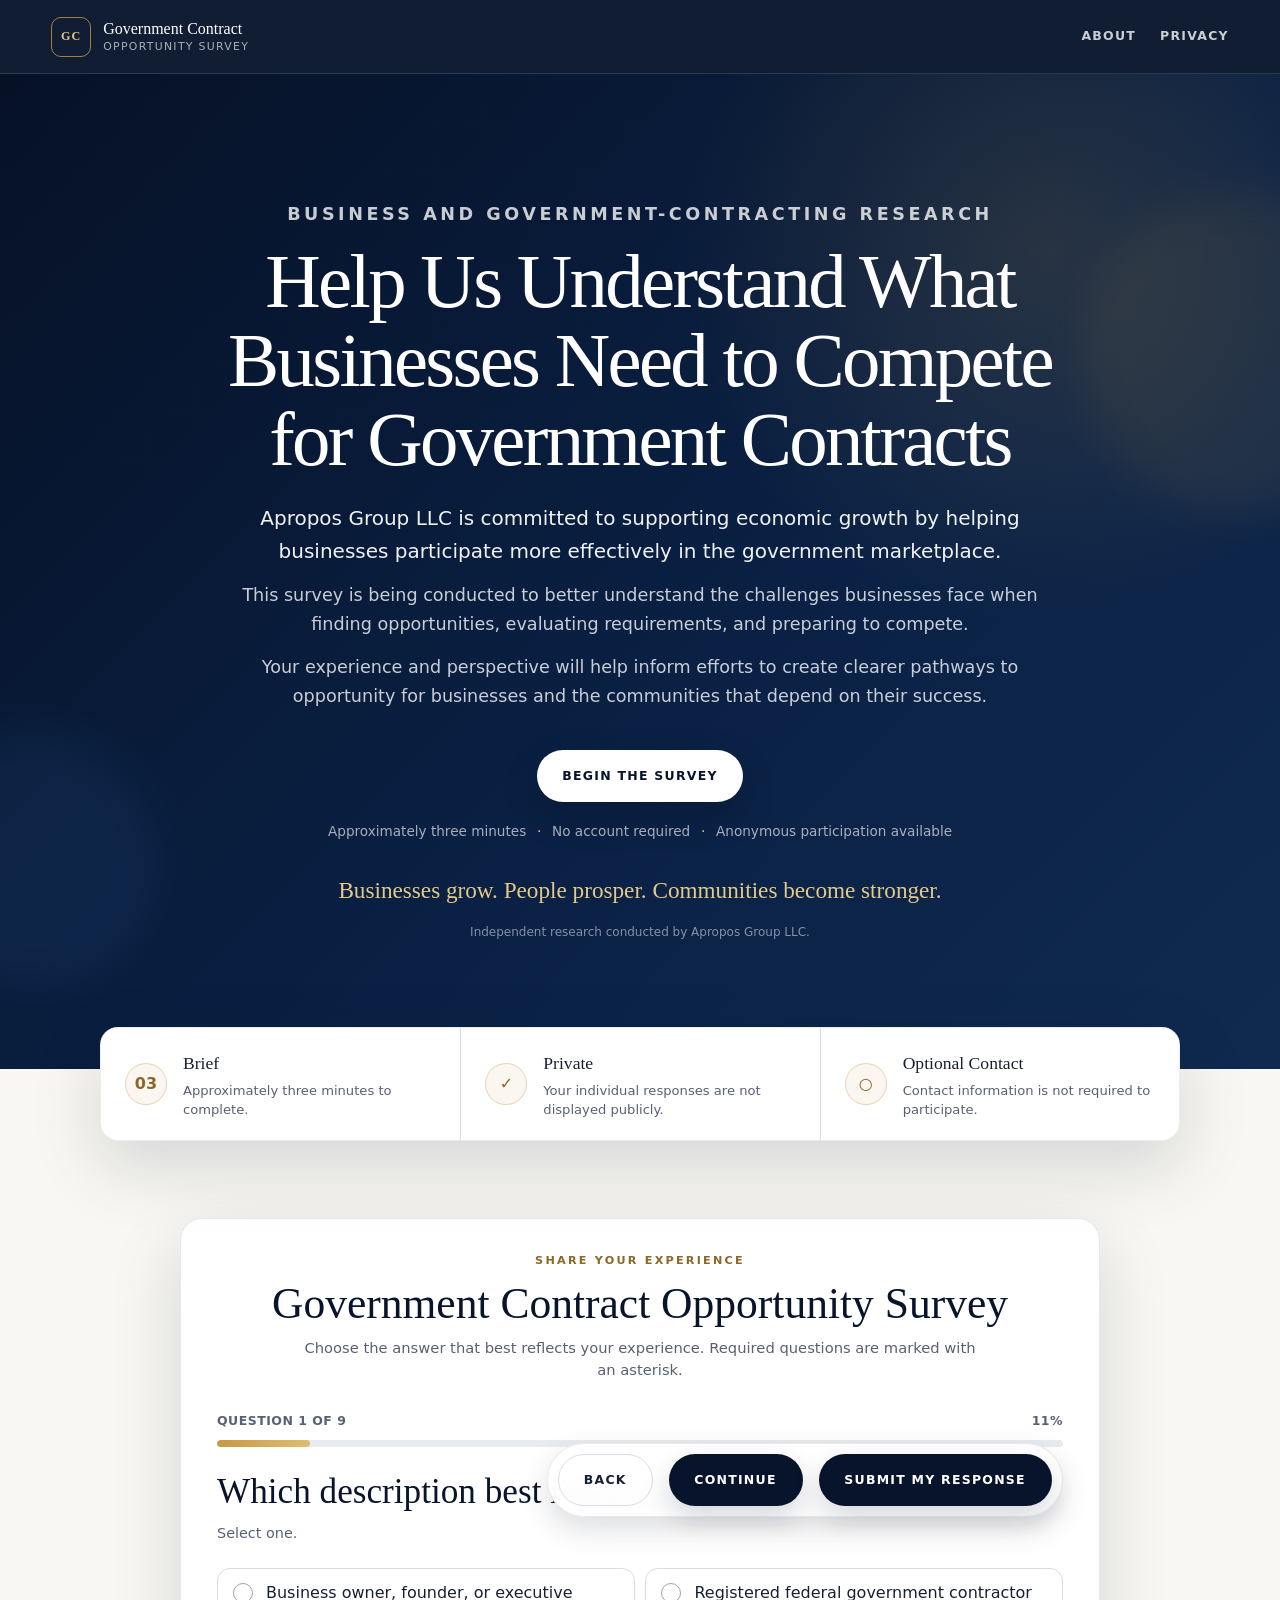
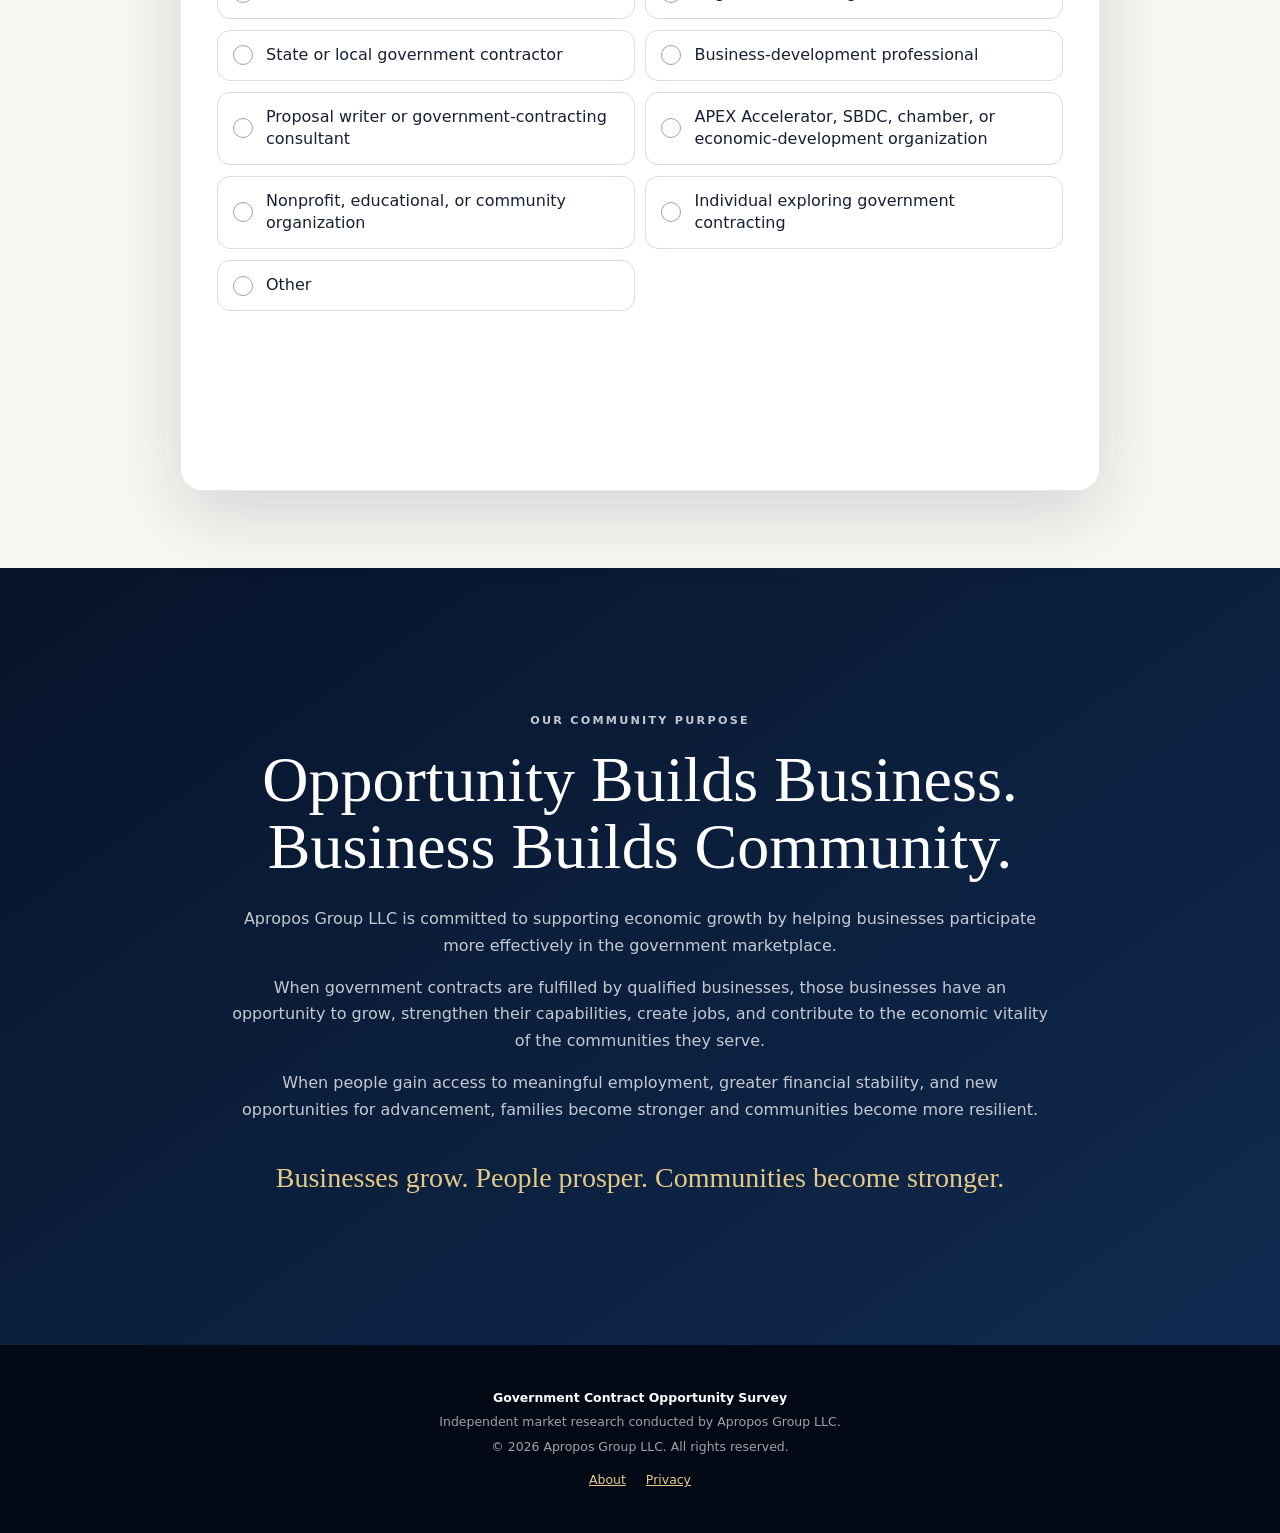
<file: index.html>
<!doctype html>
<html lang="en">
<head>
  <meta charset="utf-8">
  <meta name="viewport" content="width=device-width, initial-scale=1">
  <meta name="description" content="A brief market-research survey about the challenges businesses face when finding, evaluating, and pursuing government contract opportunities.">
  <meta name="theme-color" content="#07142b">
  <meta property="og:title" content="Government Contract Opportunity Survey">
  <meta property="og:description" content="Help us understand what businesses need to compete for government contracts.">
  <meta property="og:type" content="website">
  <title>Government Contract Opportunity Survey</title>
  <link rel="stylesheet" href="/styles.css">
  <script src="/survey.js" defer></script>
</head>
<body>
  <a class="skip-link" href="#survey">Skip to survey</a>

  <header class="site-header">
    <a class="brand" href="#top" aria-label="Government Contract Opportunity Survey home">
      <span class="brand-mark" aria-hidden="true">GC</span>
      <span>
        <strong>Government Contract</strong>
        <small>Opportunity Survey</small>
      </span>
    </a>
    <nav aria-label="Primary navigation">
      <a href="#about">About</a>
      <a href="/privacy">Privacy</a>
    </nav>
  </header>

  <main id="top">
    <section class="hero" aria-labelledby="hero-title">
      <div class="hero-glow hero-glow-one" aria-hidden="true"></div>
      <div class="hero-glow hero-glow-two" aria-hidden="true"></div>
      <div class="hero-content">
        <p class="eyebrow">Business and Government-Contracting Research</p>
        <h1 id="hero-title">Help Us Understand What Businesses Need to Compete for Government Contracts</h1>
        <p class="hero-lead">Apropos Group LLC is committed to supporting economic growth by helping businesses participate more effectively in the government marketplace.</p>
        <p>This survey is being conducted to better understand the challenges businesses face when finding opportunities, evaluating requirements, and preparing to compete.</p>
        <p>Your experience and perspective will help inform efforts to create clearer pathways to opportunity for businesses and the communities that depend on their success.</p>
        <a class="button button-primary" href="#survey">Begin the Survey</a>
        <p class="participation-line">Approximately three minutes <span>·</span> No account required <span>·</span> Anonymous participation available</p>
        <p class="mission-line">Businesses grow. People prosper. Communities become stronger.</p>
        <p class="research-credit">Independent research conducted by Apropos Group LLC.</p>
      </div>
    </section>

    <section class="assurances" aria-label="Participation assurances">
      <article>
        <span class="assurance-icon" aria-hidden="true">03</span>
        <div><h2>Brief</h2><p>Approximately three minutes to complete.</p></div>
      </article>
      <article>
        <span class="assurance-icon" aria-hidden="true">✓</span>
        <div><h2>Private</h2><p>Your individual responses are not displayed publicly.</p></div>
      </article>
      <article>
        <span class="assurance-icon" aria-hidden="true">○</span>
        <div><h2>Optional Contact</h2><p>Contact information is not required to participate.</p></div>
      </article>
    </section>

    <section class="survey-section" id="survey" aria-labelledby="survey-title">
      <div class="section-heading">
        <p class="eyebrow dark">Share Your Experience</p>
        <h2 id="survey-title">Government Contract Opportunity Survey</h2>
        <p>Choose the answer that best reflects your experience. Required questions are marked with an asterisk.</p>
      </div>

      <form class="survey-card" id="opportunity-survey" name="government-contract-opportunity-survey" method="POST" action="/thank-you" data-netlify="true" netlify-honeypot="bot-field" novalidate>
        <input type="hidden" name="form-name" value="government-contract-opportunity-survey">
        <input type="hidden" name="source" id="source" value="direct">
        <input type="hidden" name="utm_campaign" id="utm_campaign" value="">
        <input type="hidden" name="utm_content" id="utm_content" value="">
        <input type="hidden" name="submitted_at" id="submitted_at" value="">
        <p class="honeypot" aria-hidden="true"><label>Do not fill this out: <input name="bot-field" tabindex="-1" autocomplete="off"></label></p>

        <div class="progress-area" aria-live="polite">
          <div class="progress-copy">
            <span id="progress-label">Question 1 of 9</span>
            <span id="progress-percent">11%</span>
          </div>
          <div class="progress-track" role="progressbar" aria-valuemin="0" aria-valuemax="100" aria-valuenow="11" aria-labelledby="progress-label">
            <span id="progress-bar"></span>
          </div>
        </div>

        <div class="survey-step is-active" data-step="1">
          <fieldset>
            <legend>Which description best represents you? <span aria-hidden="true">*</span></legend>
            <p class="question-note">Select one.</p>
            <div class="option-list single-options">
              <label><input type="radio" name="respondent_type" value="Business owner, founder, or executive" required><span>Business owner, founder, or executive</span></label>
              <label><input type="radio" name="respondent_type" value="Registered federal government contractor"><span>Registered federal government contractor</span></label>
              <label><input type="radio" name="respondent_type" value="State or local government contractor"><span>State or local government contractor</span></label>
              <label><input type="radio" name="respondent_type" value="Business-development professional"><span>Business-development professional</span></label>
              <label><input type="radio" name="respondent_type" value="Proposal writer or government-contracting consultant"><span>Proposal writer or government-contracting consultant</span></label>
              <label><input type="radio" name="respondent_type" value="Business-support or economic-development organization"><span>APEX Accelerator, SBDC, chamber, or economic-development organization</span></label>
              <label><input type="radio" name="respondent_type" value="Nonprofit, educational, or community organization"><span>Nonprofit, educational, or community organization</span></label>
              <label><input type="radio" name="respondent_type" value="Individual exploring government contracting"><span>Individual exploring government contracting</span></label>
              <label><input type="radio" name="respondent_type" value="Other"><span>Other</span></label>
            </div>
          </fieldset>
        </div>

        <div class="survey-step" data-step="2">
          <fieldset>
            <legend>Which government-contracting markets interest you? <span aria-hidden="true">*</span></legend>
            <p class="question-note">Select all that apply.</p>
            <div class="option-list multi-options" data-required-group="markets">
              <label><input type="checkbox" name="markets[]" value="United States federal government"><span>United States federal government</span></label>
              <label><input type="checkbox" name="markets[]" value="State government"><span>State government</span></label>
              <label><input type="checkbox" name="markets[]" value="County or city government"><span>County or city government</span></label>
              <label><input type="checkbox" name="markets[]" value="School districts or public universities"><span>School districts or public universities</span></label>
              <label><input type="checkbox" name="markets[]" value="Nevada government opportunities"><span>Nevada government opportunities</span></label>
              <label><input type="checkbox" name="markets[]" value="California government opportunities"><span>California government opportunities</span></label>
              <label><input type="checkbox" name="markets[]" value="Opportunities in other states"><span>Opportunities in other states</span></label>
              <label><input type="checkbox" name="markets[]" value="I am not sure where to begin"><span>I am not sure where to begin</span></label>
              <label><input type="checkbox" name="markets[]" value="I support businesses pursuing government contracts"><span>I support businesses pursuing government contracts</span></label>
            </div>
          </fieldset>
        </div>

        <div class="survey-step" data-step="3">
          <fieldset>
            <legend>What is your current government-contracting experience? <span aria-hidden="true">*</span></legend>
            <p class="question-note">Select one.</p>
            <div class="option-list single-options">
              <label><input type="radio" name="experience_level" value="Completely new" required><span>I am completely new to government contracting</span></label>
              <label><input type="radio" name="experience_level" value="Currently learning"><span>I am currently learning how government contracting works</span></label>
              <label><input type="radio" name="experience_level" value="Searched for opportunities"><span>I have searched for opportunities</span></label>
              <label><input type="radio" name="experience_level" value="Submitted at least one proposal"><span>I have submitted at least one proposal</span></label>
              <label><input type="radio" name="experience_level" value="Received at least one government contract"><span>I have received at least one government contract</span></label>
              <label><input type="radio" name="experience_level" value="Regularly competes"><span>I regularly compete for government contracts</span></label>
              <label><input type="radio" name="experience_level" value="Advises or supports businesses"><span>I advise or support other businesses</span></label>
              <label><input type="radio" name="experience_level" value="Not applicable"><span>Not applicable</span></label>
            </div>
          </fieldset>
        </div>

        <div class="survey-step" data-step="4">
          <fieldset>
            <legend>What is the hardest part about pursuing government contracts? <span aria-hidden="true">*</span></legend>
            <p class="question-note">Select up to three.</p>
            <div class="option-list multi-options" data-required-group="challenges" data-max="3">
              <label><input type="checkbox" name="challenges[]" value="Finding relevant opportunities"><span>Finding opportunities relevant to my business</span></label>
              <label><input type="checkbox" name="challenges[]" value="Knowing whether the business qualifies"><span>Knowing whether my business qualifies</span></label>
              <label><input type="checkbox" name="challenges[]" value="Understanding the solicitation"><span>Understanding the solicitation</span></label>
              <label><input type="checkbox" name="challenges[]" value="Determining whether the opportunity is worth pursuing"><span>Determining whether the opportunity is worth pursuing</span></label>
              <label><input type="checkbox" name="challenges[]" value="Tracking deadlines"><span>Tracking deadlines</span></label>
              <label><input type="checkbox" name="challenges[]" value="Understanding certifications or set-asides"><span>Understanding certifications or set-asides</span></label>
              <label><input type="checkbox" name="challenges[]" value="Preparing the proposal"><span>Preparing the proposal</span></label>
              <label><input type="checkbox" name="challenges[]" value="Developing pricing"><span>Developing pricing</span></label>
              <label><input type="checkbox" name="challenges[]" value="Finding teaming or subcontracting partners"><span>Finding teaming or subcontracting partners</span></label>
              <label><input type="checkbox" name="challenges[]" value="Not enough time or staff"><span>Not having enough time or staff</span></label>
              <label><input type="checkbox" name="challenges[]" value="Knowing where to begin"><span>Knowing where to begin</span></label>
              <label><input type="checkbox" name="challenges[]" value="Other"><span>Other</span></label>
            </div>
          </fieldset>
        </div>

        <div class="survey-step" data-step="5">
          <fieldset>
            <legend>Where do you currently search for government-contract opportunities? <span aria-hidden="true">*</span></legend>
            <p class="question-note">Select all that apply.</p>
            <div class="option-list multi-options" data-required-group="search_methods">
              <label><input type="checkbox" name="search_methods[]" value="SAM.gov"><span>SAM.gov</span></label>
              <label><input type="checkbox" name="search_methods[]" value="State procurement websites"><span>State procurement websites</span></label>
              <label><input type="checkbox" name="search_methods[]" value="County or city websites"><span>County or city websites</span></label>
              <label><input type="checkbox" name="search_methods[]" value="School district or university websites"><span>School district or university websites</span></label>
              <label><input type="checkbox" name="search_methods[]" value="Email notifications"><span>Email notifications</span></label>
              <label><input type="checkbox" name="search_methods[]" value="Search engines"><span>Search engines</span></label>
              <label><input type="checkbox" name="search_methods[]" value="Government-contracting consultants"><span>Government-contracting consultants</span></label>
              <label><input type="checkbox" name="search_methods[]" value="APEX Accelerators or SBDCs"><span>APEX Accelerators or SBDCs</span></label>
              <label><input type="checkbox" name="search_methods[]" value="Paid opportunity-notification services"><span>Paid opportunity-notification services</span></label>
              <label><input type="checkbox" name="search_methods[]" value="Social media"><span>Social media</span></label>
              <label><input type="checkbox" name="search_methods[]" value="Professional referrals"><span>Professional referrals</span></label>
              <label><input type="checkbox" name="search_methods[]" value="No consistent method"><span>I do not have a consistent search method</span></label>
              <label><input type="checkbox" name="search_methods[]" value="Have not started searching"><span>I have not started searching</span></label>
            </div>
          </fieldset>
        </div>

        <div class="survey-step" data-step="6">
          <fieldset>
            <legend>How useful would it be to receive government opportunities that are relevant to the services your business provides? <span aria-hidden="true">*</span></legend>
            <p class="question-note">Select one.</p>
            <div class="option-list single-options compact-options">
              <label><input type="radio" name="relevant_opportunity_value" value="Extremely useful" required><span>Extremely useful</span></label>
              <label><input type="radio" name="relevant_opportunity_value" value="Very useful"><span>Very useful</span></label>
              <label><input type="radio" name="relevant_opportunity_value" value="Somewhat useful"><span>Somewhat useful</span></label>
              <label><input type="radio" name="relevant_opportunity_value" value="Slightly useful"><span>Slightly useful</span></label>
              <label><input type="radio" name="relevant_opportunity_value" value="Not useful"><span>Not useful</span></label>
              <label><input type="radio" name="relevant_opportunity_value" value="Need to see an example"><span>I would need to see an example</span></label>
            </div>
          </fieldset>
        </div>

        <div class="survey-step" data-step="7">
          <fieldset>
            <legend>Before pursuing an opportunity, how useful would it be to receive help evaluating whether it fits your business? <span aria-hidden="true">*</span></legend>
            <p class="question-note">Select one.</p>
            <div class="option-list single-options compact-options">
              <label><input type="radio" name="fit_evaluation_value" value="Extremely useful" required><span>Extremely useful</span></label>
              <label><input type="radio" name="fit_evaluation_value" value="Very useful"><span>Very useful</span></label>
              <label><input type="radio" name="fit_evaluation_value" value="Somewhat useful"><span>Somewhat useful</span></label>
              <label><input type="radio" name="fit_evaluation_value" value="Slightly useful"><span>Slightly useful</span></label>
              <label><input type="radio" name="fit_evaluation_value" value="Not useful"><span>Not useful</span></label>
              <label><input type="radio" name="fit_evaluation_value" value="Not sure"><span>I am not sure</span></label>
            </div>
          </fieldset>
        </div>

        <div class="survey-step" data-step="8">
          <fieldset>
            <legend>After finding the right opportunity, would you consider professional assistance preparing the contract proposal? <span aria-hidden="true">*</span></legend>
            <p class="question-note">Select one.</p>
            <div class="option-list single-options compact-options">
              <label><input type="radio" name="proposal_assistance_interest" value="Yes" required><span>Yes</span></label>
              <label><input type="radio" name="proposal_assistance_interest" value="Probably"><span>Probably</span></label>
              <label><input type="radio" name="proposal_assistance_interest" value="Depends on the contract"><span>It would depend on the contract</span></label>
              <label><input type="radio" name="proposal_assistance_interest" value="Need service and cost information"><span>I would need to understand the service and cost</span></label>
              <label><input type="radio" name="proposal_assistance_interest" value="Probably not"><span>Probably not</span></label>
              <label><input type="radio" name="proposal_assistance_interest" value="No"><span>No</span></label>
              <label><input type="radio" name="proposal_assistance_interest" value="Not applicable"><span>Not applicable</span></label>
            </div>
          </fieldset>
        </div>

        <div class="survey-step" data-step="9">
          <fieldset>
            <legend>What would make government-contract support most valuable to your business or organization?</legend>
            <p class="question-note">Optional written response.</p>
            <label class="textarea-label" for="open_feedback">Share a challenge, service need, or improvement that would make it easier to pursue government opportunities.</label>
            <textarea id="open_feedback" name="open_feedback" rows="7" maxlength="1500" placeholder="Share your perspective here..."></textarea>
            <p class="character-note"><span id="character-count">0</span>/1500 characters</p>
          </fieldset>
        </div>

        <div class="survey-step follow-up-step" data-step="10">
          <div class="follow-up-heading">
            <p class="eyebrow dark">Optional Follow-Up</p>
            <h3>Would you like to participate in future research?</h3>
            <p>Contact information is optional. You may submit the survey anonymously.</p>
          </div>

          <div class="form-grid">
            <label>First name<input type="text" name="first_name" autocomplete="given-name"></label>
            <label>Last name<input type="text" name="last_name" autocomplete="family-name"></label>
            <label class="full-width">Business or organization<input type="text" name="business_name" autocomplete="organization"></label>
            <label>Email address<input type="email" name="email" autocomplete="email"></label>
            <label>Telephone number<input type="tel" name="telephone" autocomplete="tel"></label>
            <label class="full-width">Website<input type="url" name="website" placeholder="https://" autocomplete="url"></label>
          </div>

          <fieldset class="follow-up-interests">
            <legend>Follow-up interests</legend>
            <p class="question-note">Select any that apply.</p>
            <div class="option-list multi-options">
              <label><input type="checkbox" name="follow_up_interests[]" value="Future government-contracting research"><span>Participate in future government-contracting research</span></label>
              <label><input type="checkbox" name="follow_up_interests[]" value="Free government-contract discovery resources"><span>Receive information about free government-contract discovery resources</span></label>
              <label><input type="checkbox" name="follow_up_interests[]" value="Professional proposal-development support"><span>Receive information about professional proposal-development support</span></label>
              <label><input type="checkbox" name="follow_up_interests[]" value="Support for clients or members"><span>Discuss support for my clients or members</span></label>
              <label><input type="checkbox" name="follow_up_interests[]" value="Future demonstration"><span>Participate in a future demonstration</span></label>
              <label><input type="checkbox" name="follow_up_interests[]" value="No follow-up requested"><span>No follow-up requested</span></label>
            </div>
          </fieldset>

          <label class="consent-box">
            <input type="checkbox" name="contact_consent" value="Yes" id="contact_consent">
            <span>I authorize Apropos Group LLC to contact me regarding the research topics and follow-up interests I selected.</span>
          </label>

          <p class="submission-note">By submitting this survey, you acknowledge that your responses may be used in aggregated market research, service planning, and business-development analysis. Individual responses will not be publicly attributed to you without permission.</p>
        </div>

        <div class="form-message" id="form-message" role="alert" aria-live="assertive"></div>

        <div class="survey-actions">
          <button class="button button-secondary" type="button" id="back-button" hidden>Back</button>
          <button class="button button-primary" type="button" id="next-button">Continue</button>
          <button class="button button-primary" type="submit" id="submit-button" hidden>Submit My Response</button>
        </div>
      </form>
    </section>

    <section class="about-section" id="about" aria-labelledby="about-title">
      <div class="about-inner">
        <p class="eyebrow">Our Community Purpose</p>
        <h2 id="about-title">Opportunity Builds Business. Business Builds Community.</h2>
        <p>Apropos Group LLC is committed to supporting economic growth by helping businesses participate more effectively in the government marketplace.</p>
        <p>When government contracts are fulfilled by qualified businesses, those businesses have an opportunity to grow, strengthen their capabilities, create jobs, and contribute to the economic vitality of the communities they serve.</p>
        <p>When people gain access to meaningful employment, greater financial stability, and new opportunities for advancement, families become stronger and communities become more resilient.</p>
        <p class="about-closing">Businesses grow. People prosper. Communities become stronger.</p>
      </div>
    </section>
  </main>

  <footer>
    <p><strong>Government Contract Opportunity Survey</strong></p>
    <p>Independent market research conducted by Apropos Group LLC.</p>
    <p>© 2026 Apropos Group LLC. All rights reserved.</p>
    <p class="footer-links"><a href="#about">About</a><a href="/privacy">Privacy</a></p>
  </footer>
</body>
</html>
</file>
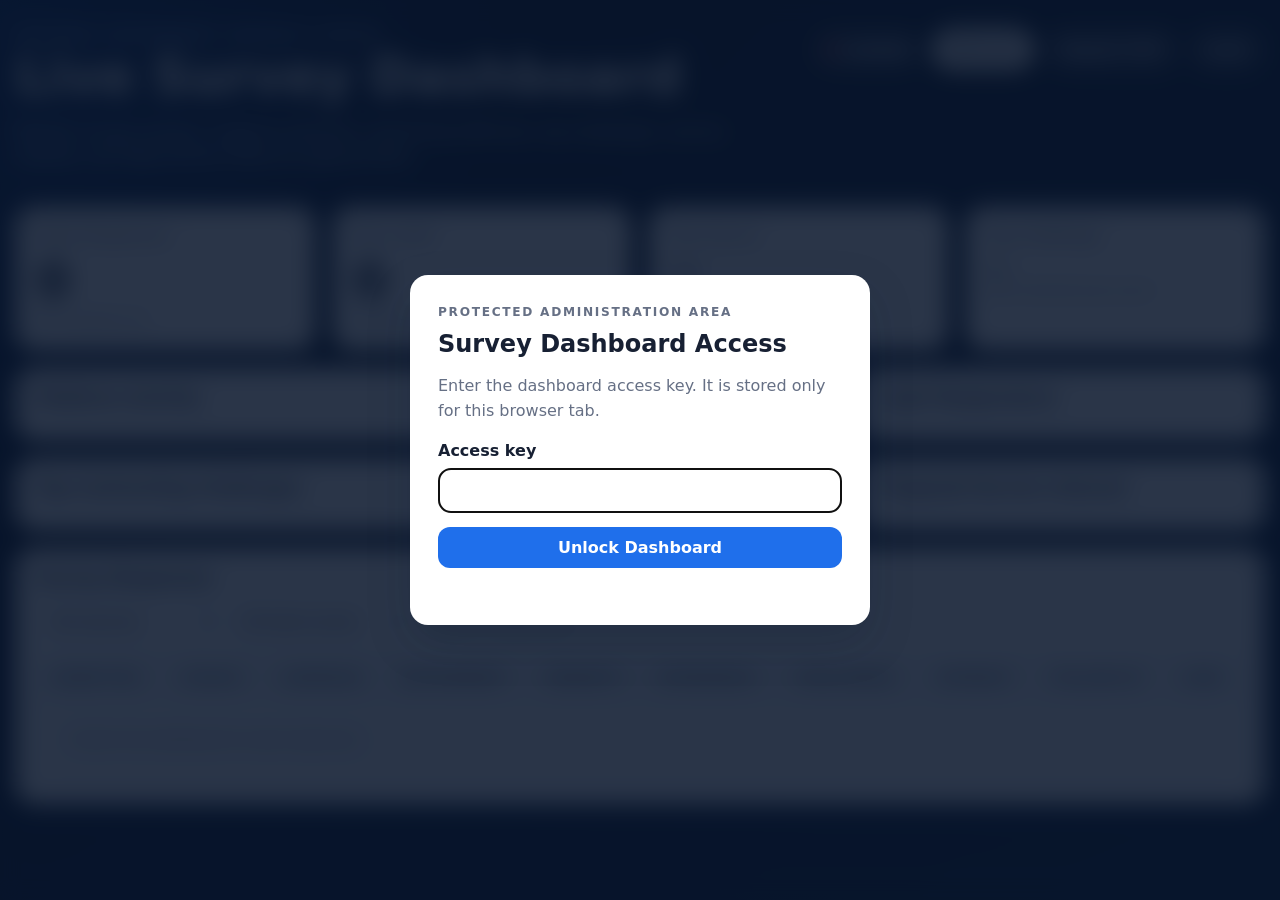
<file: dashboard.html>
<!doctype html>
<html lang="en">
<head>
  <meta charset="utf-8">
  <meta name="viewport" content="width=device-width,initial-scale=1">
  <meta name="robots" content="noindex,nofollow,noarchive">
  <title>NGCC Survey Dashboard</title>
  <style>
    :root{--navy:#07142b;--navy2:#0b1e3a;--card:#fff;--soft:#f5f8fc;--text:#172033;--muted:#667085;--line:#d9e2ef;--blue:#1f6feb;--green:#14a44d;--orange:#f59e0b;--red:#dc3545;--purple:#6f42c1;--shadow:0 18px 45px rgba(7,20,43,.18);--radius:18px}
    *{box-sizing:border-box} body{margin:0;min-height:100vh;font-family:"Segoe UI",system-ui,-apple-system,sans-serif;color:var(--text);background:radial-gradient(circle at top left,rgba(31,111,235,.25),transparent 32rem),linear-gradient(135deg,var(--navy),var(--navy2))}
    body.locked .shell{filter:blur(7px);pointer-events:none;user-select:none}.shell{width:min(1440px,calc(100% - 32px));margin:auto;padding:28px 0 40px}.header{display:flex;justify-content:space-between;align-items:flex-start;gap:20px;flex-wrap:wrap;color:#fff;margin-bottom:22px}.eyebrow{margin:0 0 8px;text-transform:uppercase;letter-spacing:.14em;font-size:.76rem;font-weight:800;color:#a7c7ff}.header h1{margin:0;font-size:clamp(2rem,4vw,3.2rem);line-height:1.05}.header-copy{max-width:760px}.header-copy>p:last-child{color:#d7e6ff;line-height:1.55}.toolbar,.filters{display:flex;gap:10px;flex-wrap:wrap;align-items:center}.button,select,input{font:inherit}.button{border:0;border-radius:999px;padding:11px 16px;font-weight:800;cursor:pointer}.primary{background:#fff;color:var(--navy);box-shadow:0 12px 25px rgba(0,0,0,.18)}.secondary{background:rgba(255,255,255,.12);color:#fff;border:1px solid rgba(255,255,255,.28)}.status{display:inline-flex;align-items:center;gap:8px;border-radius:999px;background:rgba(255,255,255,.12);border:1px solid rgba(255,255,255,.26);padding:10px 13px;font-weight:700}.dot{width:10px;height:10px;border-radius:50%;background:var(--green);box-shadow:0 0 0 5px rgba(20,164,77,.16)}.dot.bad{background:var(--red);box-shadow:0 0 0 5px rgba(220,53,69,.16)}
    .grid{display:grid;grid-template-columns:repeat(12,1fr);gap:18px}.card{background:var(--card);border-radius:var(--radius);box-shadow:var(--shadow);padding:20px;overflow:hidden}.kpi{grid-column:span 3;min-height:142px}.wide{grid-column:span 8}.side{grid-column:span 4}.full{grid-column:span 12}.label{color:var(--muted);font-weight:700;font-size:.92rem}.value{margin-top:8px;font-size:clamp(2rem,4vw,3.1rem);font-weight:900;letter-spacing:-.05em}.sub,.small{color:var(--muted);font-size:.86rem;line-height:1.45}.card h2{margin:0 0 12px;font-size:1.08rem}.bars{display:grid;gap:12px}.bar-row{display:grid;grid-template-columns:minmax(130px,220px) 1fr auto;gap:10px;align-items:center;font-size:.92rem}.bar-label{font-weight:700;overflow:hidden;text-overflow:ellipsis;white-space:nowrap}.track{height:13px;border-radius:999px;background:#e9eff8;overflow:hidden}.fill{height:100%;border-radius:999px;background:linear-gradient(90deg,var(--blue),#6aa9ff)}.fill.green{background:linear-gradient(90deg,var(--green),#6ee7a5)}.fill.orange{background:linear-gradient(90deg,var(--orange),#ffd166)}.fill.purple{background:linear-gradient(90deg,var(--purple),#b693ff)}
    .filters{margin-bottom:14px}.filters select,.filters input{border:1px solid var(--line);border-radius:999px;padding:10px 12px;background:#fff;color:var(--text);min-width:180px}.table-wrap{overflow:auto;border:1px solid var(--line);border-radius:14px}table{width:100%;border-collapse:collapse;min-width:1080px}th,td{text-align:left;padding:12px 13px;border-bottom:1px solid var(--line);vertical-align:top;font-size:.9rem}th{position:sticky;top:0;z-index:1;background:var(--soft);color:#344054;font-size:.82rem;text-transform:uppercase;letter-spacing:.04em}tbody tr:hover{background:#f9fbff}.tag{display:inline-flex;border-radius:999px;padding:5px 9px;font-weight:800;font-size:.76rem;background:#eaf2ff;color:#124da3;margin:2px 4px 2px 0;white-space:nowrap}.tag.hot{background:#ffe8ec;color:var(--red)}.tag.warm{background:#fff5db;color:#9a6700}.tag.cold{background:#e8f7ee;color:#087f3f}.empty{border:1px dashed var(--line);border-radius:14px;padding:18px;color:var(--muted);background:#fbfcff;line-height:1.5}.error{display:none;border-radius:14px;background:#fff0f1;border:1px solid #ffc3c8;color:#8a1f2d;padding:12px 14px;margin-bottom:14px}.error.show{display:block}.score{font-weight:900}
    .overlay{position:fixed;inset:0;z-index:1000;display:grid;place-items:center;padding:20px;background:rgba(7,20,43,.86);backdrop-filter:blur(10px)}.overlay[hidden]{display:none}.login{width:min(460px,100%);background:#fff;border-radius:var(--radius);box-shadow:var(--shadow);padding:28px}.login h2{margin:0 0 8px}.login p{color:var(--muted);line-height:1.55}.login label{display:block;margin:18px 0 8px;font-weight:800}.login input{width:100%;border:1px solid var(--line);border-radius:12px;padding:12px 14px}.login .button{width:100%;margin-top:14px;border-radius:12px;background:var(--blue);color:#fff}.login-error{min-height:1.3em;margin-top:10px;color:var(--red);font-weight:700;font-size:.9rem}
    @media(max-width:1050px){.kpi,.wide,.side,.full{grid-column:span 12}}@media(max-width:560px){.shell{width:min(100% - 18px,1440px)}.card{padding:16px}.bar-row{grid-template-columns:110px 1fr auto}}
  </style>
</head>
<body class="locked">
  <section class="overlay" id="login-overlay" aria-labelledby="login-title">
    <form class="login" id="login-form">
      <p class="eyebrow">Protected Administration Area</p>
      <h2 id="login-title">Survey Dashboard Access</h2>
      <p>Enter the dashboard access key. It is stored only for this browser tab.</p>
      <label for="access-key">Access key</label>
      <input id="access-key" type="password" autocomplete="current-password" required>
      <button class="button" id="login-button" type="submit">Unlock Dashboard</button>
      <div class="login-error" id="login-error" role="alert" aria-live="polite"></div>
    </form>
  </section>

  <main class="shell">
    <header class="header">
      <div class="header-copy"><p class="eyebrow">National Government Contract Center</p><h1>Live Survey Dashboard</h1><p>Monitor survey activity, audience demand, contracting difficulty, top challenges, service interest, and high-priority follow-up opportunities.</p></div>
      <div class="toolbar"><span class="status"><span class="dot bad" id="status-dot"></span><span id="status-text">Locked</span></span><button class="button primary" id="refresh" type="button">Refresh</button><button class="button secondary" id="export" type="button">Export CSV</button><button class="button secondary" id="lock" type="button">Lock</button></div>
    </header>

    <section class="grid">
      <article class="card kpi"><div class="label">Total Responses</div><div class="value" id="total">0</div><div class="sub" id="updated">Not updated yet</div></article>
      <article class="card kpi"><div class="label">Hot Leads</div><div class="value" id="hot">0</div><div class="sub">Interest plus follow-up intent</div></article>
      <article class="card kpi"><div class="label">Top Source</div><div class="value" id="top-source" style="font-size:2.05rem">—</div><div class="sub">Best-performing channel</div></article>
      <article class="card kpi"><div class="label">Top Challenge</div><div class="value" id="top-challenge" style="font-size:1.55rem;letter-spacing:-.03em">—</div><div class="sub">Most selected pain point</div></article>
      <article class="card wide"><h2>Platform Activity</h2><div class="bars" id="source-bars"></div></article>
      <article class="card side"><h2>Lead Temperature</h2><div class="bars" id="lead-bars"></div></article>
      <article class="card wide"><h2>Top Contracting Challenges</h2><div class="bars" id="challenge-bars"></div></article>
      <article class="card side"><h2>Proposal-Service Interest</h2><div class="bars" id="interest-bars"></div></article>
      <article class="card full">
        <h2>Survey Responses</h2>
        <div class="filters"><select id="source-filter"><option value="all">All sources</option><option value="linkedin">LinkedIn</option><option value="facebook">Facebook</option><option value="instagram">Instagram</option><option value="tiktok">TikTok</option><option value="email">Email</option><option value="partner">Partner</option><option value="qr">QR</option><option value="direct">Direct</option></select><select id="lead-filter"><option value="all">All lead scores</option><option value="hot">Hot</option><option value="warm">Warm</option><option value="cold">Cold</option></select><input id="search" type="search" placeholder="Search responses…" aria-label="Search survey responses"></div>
        <div class="error" id="error"></div>
        <div class="table-wrap"><table><thead><tr><th>Submitted</th><th>Source</th><th>Campaign</th><th>Respondent</th><th>Markets</th><th>Experience</th><th>Challenges</th><th>Interest</th><th>Follow-Up</th><th>Lead</th></tr></thead><tbody id="rows"><tr><td colspan="10"><div class="empty">Unlock the dashboard to load responses.</div></td></tr></tbody></table></div>
      </article>
    </section>
  </main>

  <script>
  (()=>{
    'use strict';
    const config={endpoint:'/.netlify/functions/get-survey-responses',refreshMs:15000,storageKey:'ngcc-dashboard-access-key'};
    let all=[],accessKey=sessionStorage.getItem(config.storageKey)||'';
    const $=id=>document.getElementById(id),el={overlay:$('login-overlay'),form:$('login-form'),input:$('access-key'),loginButton:$('login-button'),loginError:$('login-error'),statusDot:$('status-dot'),statusText:$('status-text'),total:$('total'),hot:$('hot'),topSource:$('top-source'),topChallenge:$('top-challenge'),updated:$('updated'),sourceBars:$('source-bars'),leadBars:$('lead-bars'),challengeBars:$('challenge-bars'),interestBars:$('interest-bars'),rows:$('rows'),error:$('error'),refresh:$('refresh'),export:$('export'),lock:$('lock'),sourceFilter:$('source-filter'),leadFilter:$('lead-filter'),search:$('search')};
    const clean=v=>v==null?'':String(v).trim();
    const array=v=>{if(!v)return[];if(Array.isArray(v))return v.map(clean).filter(Boolean);if(typeof v==='string'){try{const p=JSON.parse(v);if(Array.isArray(p))return p.map(clean).filter(Boolean)}catch{}return v.split(',').map(clean).filter(Boolean)}return[]};
    const esc=v=>clean(v).replaceAll('&','&amp;').replaceAll('<','&lt;').replaceAll('>','&gt;').replaceAll('"','&quot;').replaceAll("'",'&#039;');
    const attr=v=>esc(v).replaceAll('`','&#096;');
    const normalize=r=>({id:r.id||r.submission_id||crypto.randomUUID(),submitted_at:r.created_at||r.submitted_at||'',source:clean(r.source||'direct').toLowerCase(),utm_campaign:clean(r.utm_campaign),utm_content:clean(r.utm_content),respondent_type:clean(r.respondent_type),markets:array(r.government_markets||r.markets),experience_level:clean(r.experience_level),challenges:array(r.challenges),search_methods:array(r.search_methods),relevant_opportunity_value:clean(r.relevant_opportunity_value),fit_evaluation_value:clean(r.fit_evaluation_value),proposal_assistance_interest:clean(r.proposal_assistance_interest),open_feedback:clean(r.open_feedback),follow_up_interests:array(r.follow_up_interests),first_name:clean(r.first_name),last_name:clean(r.last_name),business_name:clean(r.business_name),email:clean(r.email),telephone:clean(r.telephone),website:clean(r.website)});
    function score(r){let s=0;if(['Extremely useful','Very useful'].includes(r.relevant_opportunity_value))s+=2;if(['Extremely useful','Very useful'].includes(r.fit_evaluation_value))s+=2;if(['Yes','Probably','Depends on the contract','Need service and cost information'].includes(r.proposal_assistance_interest))s+=2;if(r.follow_up_interests.some(x=>x!=='No follow-up requested'))s+=3;if(r.email||r.telephone)s+=1;if(['Regularly competes','Received at least one government contract'].includes(r.experience_level))s+=1;if(r.challenges.includes('Preparing the proposal'))s+=1;if(r.challenges.includes('Finding relevant opportunities'))s+=1;if(r.challenges.includes('Determining whether the opportunity is worth pursuing'))s+=1;return Math.min(s,10)}
    const temp=s=>s>=8?'hot':s>=5?'warm':'cold';
    const countBy=(items,getter)=>items.reduce((a,x)=>{const k=getter(x)||'Unknown';a[k]=(a[k]||0)+1;return a},{});
    const countArrays=(items,getter)=>items.reduce((a,x)=>(getter(x).forEach(k=>a[k]=(a[k]||0)+1),a),{});
    const top=c=>Object.entries(c).sort((a,b)=>b[1]-a[1])[0]||null;
    const sourceName=s=>({linkedin:'LinkedIn',facebook:'Facebook',instagram:'Instagram',tiktok:'TikTok',email:'Email',partner:'Partner',qr:'QR',direct:'Direct'})[clean(s).toLowerCase()]||s||'Direct';
    const tag=(v,c='')=>`<span class="tag ${c}">${esc(v)}</span>`;
    const tags=v=>v?.length?v.map(x=>tag(x)).join(''):'—';
    function status(ok,text){el.statusDot.classList.toggle('bad',!ok);el.statusText.textContent=text}
    function error(message=''){el.error.textContent=message;el.error.classList.toggle('show',Boolean(message))}
    function login(message=''){document.body.classList.add('locked');el.overlay.hidden=false;el.loginError.textContent=message;setTimeout(()=>el.input.focus(),0)}
    function unlock(){document.body.classList.remove('locked');el.overlay.hidden=true;el.loginError.textContent='';el.input.value=''}
    function lock(){accessKey='';all=[];sessionStorage.removeItem(config.storageKey);status(false,'Locked');render();login()}
    function bars(container,counts,cls='',limit=999){const entries=Object.entries(counts).sort((a,b)=>b[1]-a[1]).slice(0,limit),max=Math.max(1,...entries.map(x=>x[1]));container.innerHTML=entries.length?entries.map(([label,n])=>`<div class="bar-row"><div class="bar-label" title="${esc(label)}">${esc(label)}</div><div class="track"><div class="fill ${cls}" style="width:${Math.round(n/max*100)}%"></div></div><strong>${n}</strong></div>`).join(''):'<div class="empty">No data yet.</div>'}
    function filtered(){const src=el.sourceFilter.value,lead=el.leadFilter.value,q=el.search.value.toLowerCase().trim();return all.filter(r=>{if(src!=='all'&&r.source!==src)return false;if(lead!=='all'&&temp(score(r))!==lead)return false;if(!q)return true;return [r.source,r.utm_campaign,r.utm_content,r.respondent_type,r.markets.join(' '),r.experience_level,r.challenges.join(' '),r.search_methods.join(' '),r.relevant_opportunity_value,r.fit_evaluation_value,r.proposal_assistance_interest,r.open_feedback,r.follow_up_interests.join(' '),r.business_name,r.email,r.website].join(' ').toLowerCase().includes(q)})}
    function contact(r){const p=[],name=[r.first_name,r.last_name].filter(Boolean).join(' ');if(name)p.push(esc(name));if(r.business_name)p.push(esc(r.business_name));if(r.email)p.push(`<a href="mailto:${attr(r.email)}">${esc(r.email)}</a>`);if(r.telephone)p.push(esc(r.telephone));if(r.website)p.push(`<a href="${attr(r.website)}" target="_blank" rel="noopener">Website</a>`);return p.length?`<div class="small">${p.join('<br>')}</div>`:'<div class="small">Anonymous or no contact details</div>'}
    function date(v){const d=new Date(v);return !v||Number.isNaN(d.getTime())?'—':d.toLocaleString(undefined,{year:'numeric',month:'short',day:'2-digit',hour:'numeric',minute:'2-digit'})}
    function table(rows){if(!rows.length){el.rows.innerHTML='<tr><td colspan="10"><div class="empty">No responses match the selected filters.</div></td></tr>';return}el.rows.innerHTML=[...rows].sort((a,b)=>(Date.parse(b.submitted_at)||0)-(Date.parse(a.submitted_at)||0)).map(r=>{const s=score(r),t=temp(s);return `<tr><td>${date(r.submitted_at)}</td><td>${tag(sourceName(r.source))}</td><td><div>${esc(r.utm_campaign||'—')}</div><div class="small">${esc(r.utm_content)}</div></td><td><strong>${esc(r.respondent_type||'—')}</strong>${contact(r)}</td><td>${tags(r.markets)}</td><td>${esc(r.experience_level||'—')}</td><td>${tags(r.challenges)}</td><td><div><strong>Opportunities:</strong> ${esc(r.relevant_opportunity_value||'—')}</div><div><strong>Fit:</strong> ${esc(r.fit_evaluation_value||'—')}</div><div><strong>Proposal:</strong> ${esc(r.proposal_assistance_interest||'—')}</div></td><td>${tags(r.follow_up_interests)}</td><td>${tag(t.toUpperCase(),t)}<div class="score">${s}/10</div></td></tr>`}).join('')}
    function render(){const sources=countBy(all,r=>r.source||'direct'),challenges=countArrays(all,r=>r.challenges),interest=countBy(all,r=>r.proposal_assistance_interest||'No answer'),leads={Hot:all.filter(r=>temp(score(r))==='hot').length,Warm:all.filter(r=>temp(score(r))==='warm').length,Cold:all.filter(r=>temp(score(r))==='cold').length},ts=top(sources),tc=top(challenges);el.total.textContent=all.length;el.hot.textContent=leads.Hot;el.topSource.textContent=ts?sourceName(ts[0]):'—';el.topChallenge.textContent=tc?tc[0]:'—';bars(el.sourceBars,sources,'green');bars(el.leadBars,leads,'orange');bars(el.challengeBars,challenges,'',10);bars(el.interestBars,interest,'purple');table(filtered())}
    async function load(){try{error();if(!accessKey){status(false,'Locked');login();return}status(true,'Refreshing');const response=await fetch(config.endpoint,{headers:{Accept:'application/json',Authorization:`Bearer ${accessKey}`},cache:'no-store'});if(response.status===401||response.status===403){accessKey='';sessionStorage.removeItem(config.storageKey);throw new Error('The dashboard access key was not accepted.')}if(!response.ok)throw new Error(`Dashboard endpoint returned ${response.status}.`);const payload=await response.json(),records=Array.isArray(payload)?payload:Array.isArray(payload.responses)?payload.responses:Array.isArray(payload.data)?payload.data:[];all=records.map(normalize);sessionStorage.setItem(config.storageKey,accessKey);unlock();render();el.updated.textContent=`Updated ${new Date().toLocaleTimeString()}`;status(true,'Live')}catch(e){const m=e instanceof Error?e.message:'Unknown error',auth=m.includes('access key');status(false,auth?'Locked':'Disconnected');error(`Unable to load survey responses. ${m}`);if(auth)login(m)}}
    function exportCsv(){const headers=['submitted_at','source','utm_campaign','utm_content','respondent_type','markets','experience_level','challenges','search_methods','relevant_opportunity_value','fit_evaluation_value','proposal_assistance_interest','follow_up_interests','lead_score','lead_temperature','business_name','email','telephone','website','open_feedback'],cell=v=>`"${clean(v).replaceAll('"','""')}"`,csv=[headers.join(','),...filtered().map(r=>{const v={...r,markets:r.markets.join('; '),challenges:r.challenges.join('; '),search_methods:r.search_methods.join('; '),follow_up_interests:r.follow_up_interests.join('; '),lead_score:score(r),lead_temperature:temp(score(r))};return headers.map(h=>cell(v[h])).join(',')})].join('\n'),blob=new Blob([csv],{type:'text/csv;charset=utf-8'}),url=URL.createObjectURL(blob),a=document.createElement('a');a.href=url;a.download=`ngcc-survey-responses-${new Date().toISOString().slice(0,10)}.csv`;document.body.appendChild(a);a.click();a.remove();URL.revokeObjectURL(url)}
    el.refresh.addEventListener('click',load);el.export.addEventListener('click',exportCsv);el.lock.addEventListener('click',lock);el.sourceFilter.addEventListener('change',render);el.leadFilter.addEventListener('change',render);el.search.addEventListener('input',render);el.form.addEventListener('submit',e=>{e.preventDefault();accessKey=el.input.value.trim();if(!accessKey){el.loginError.textContent='Enter the dashboard access key.';return}el.loginButton.disabled=true;el.loginButton.textContent='Checking…';load().finally(()=>{el.loginButton.disabled=false;el.loginButton.textContent='Unlock Dashboard'})});if(accessKey)load();else login();setInterval(()=>{if(accessKey)load()},config.refreshMs);
  })();
  </script>
</body>
</html>
</file>
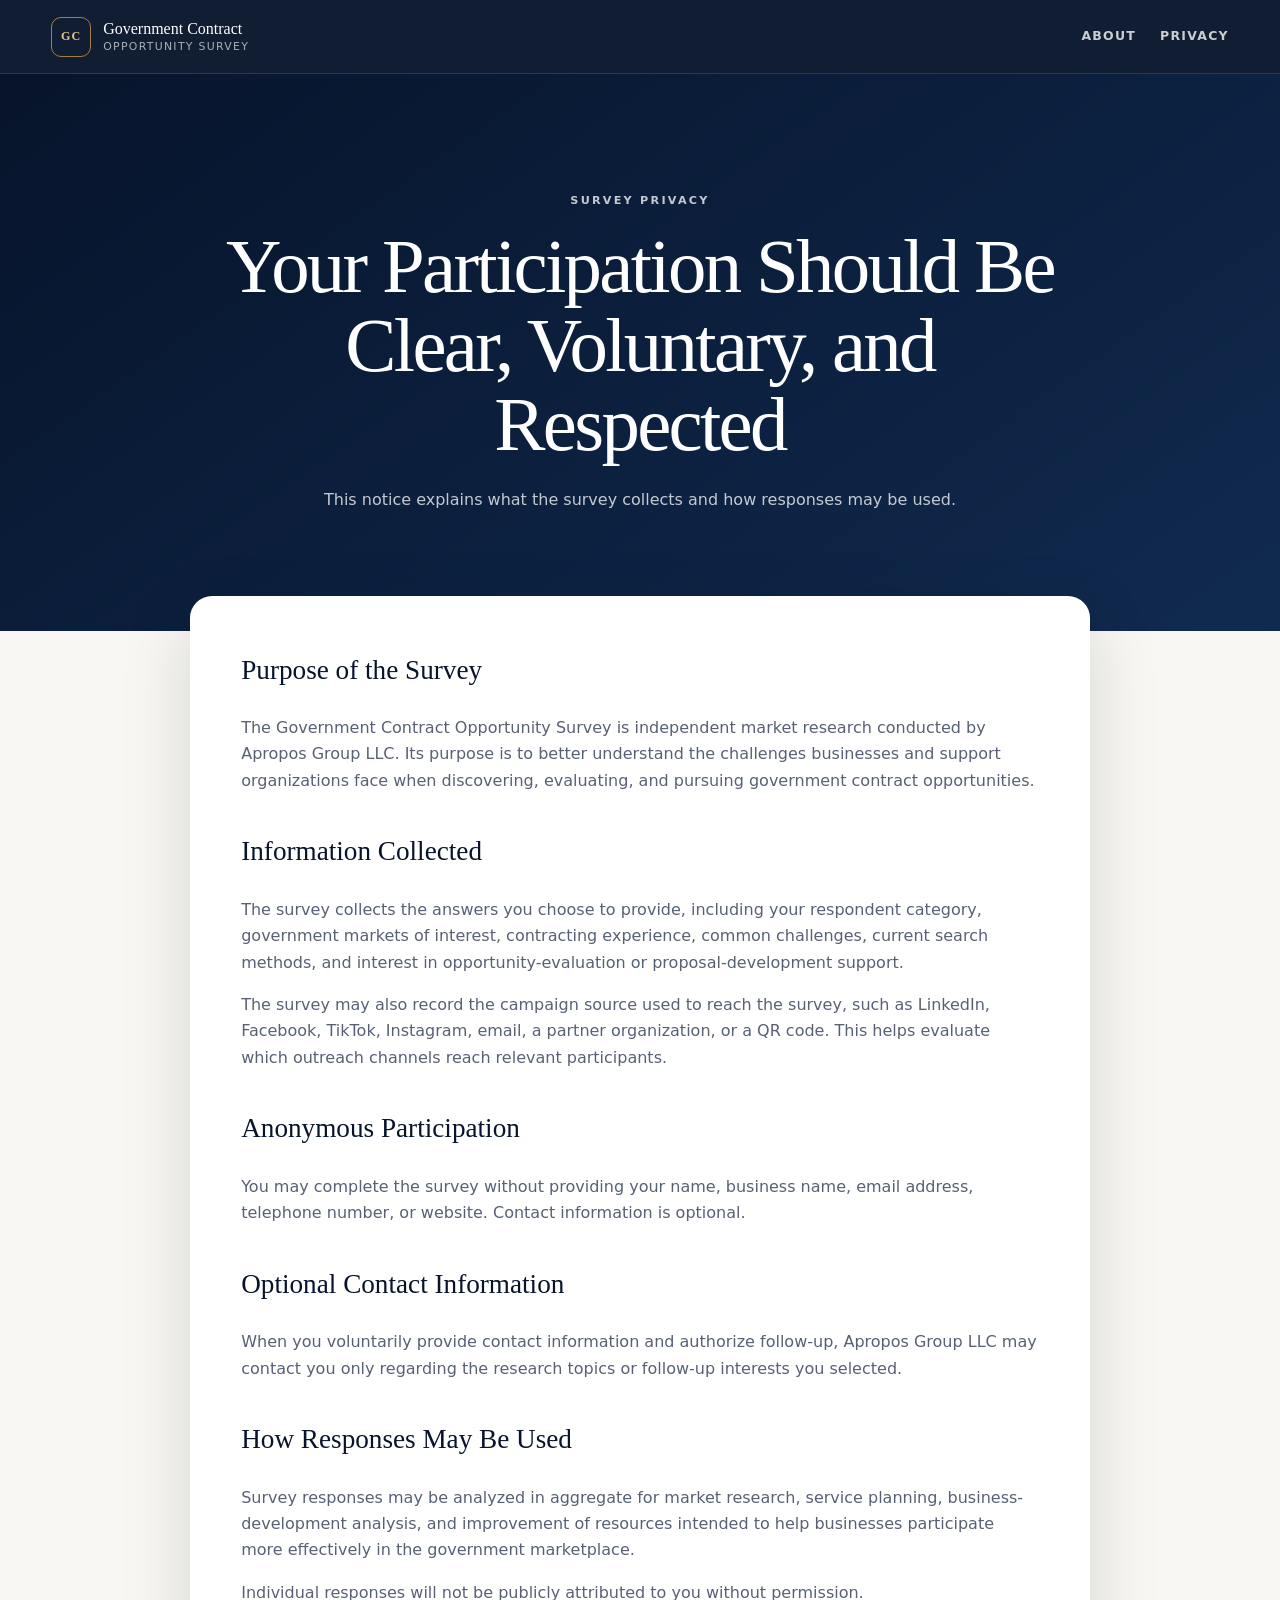
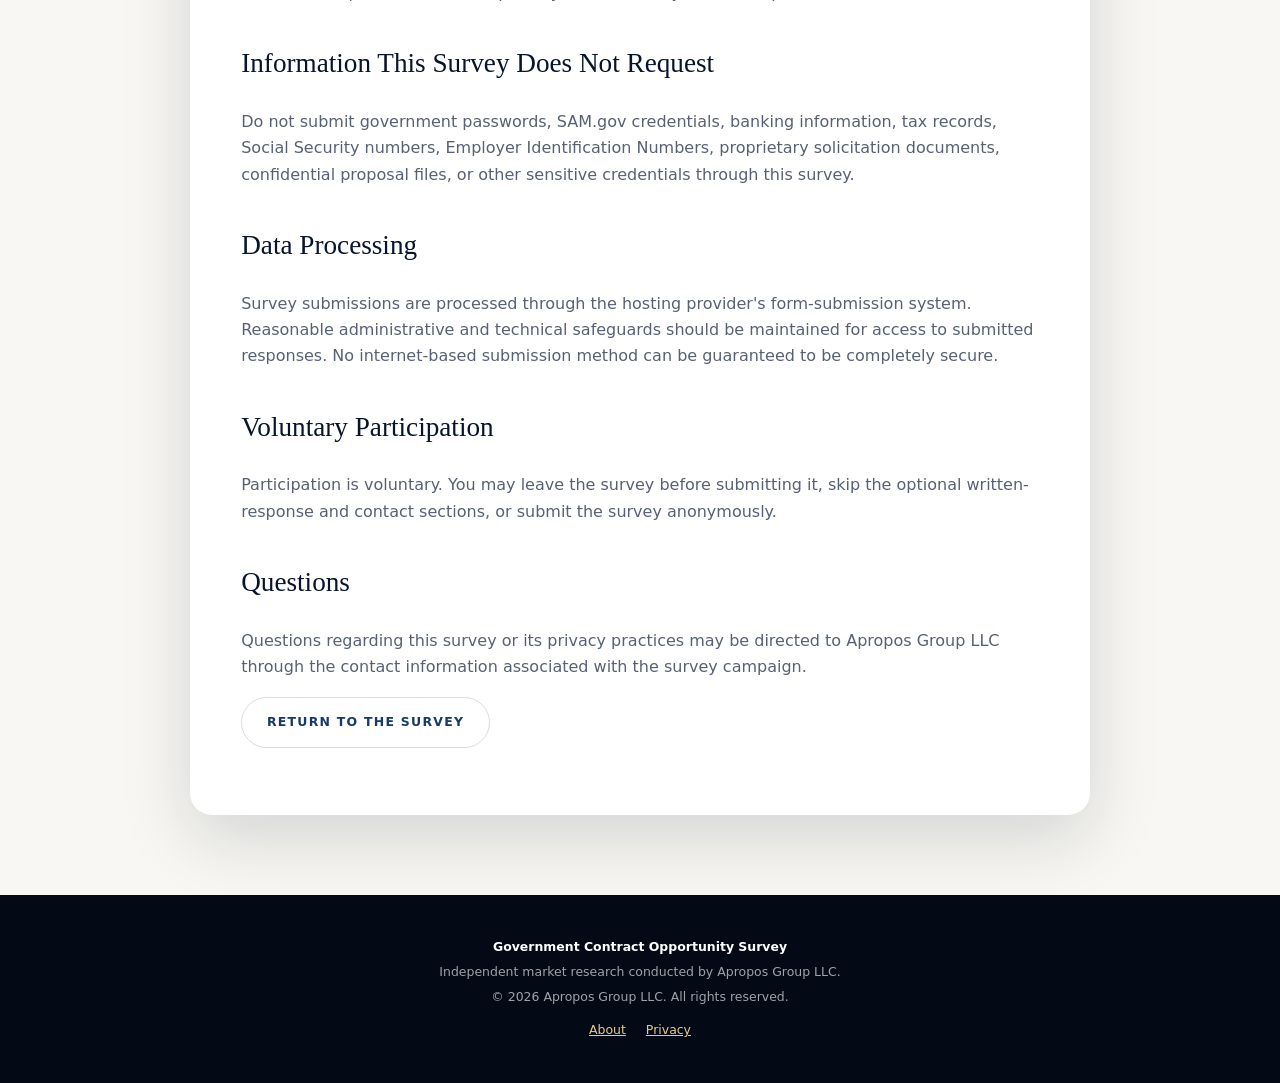
<file: privacy.html>
<!doctype html>
<html lang="en">
<head>
  <meta charset="utf-8">
  <meta name="viewport" content="width=device-width, initial-scale=1">
  <meta name="description" content="Privacy notice for the Government Contract Opportunity Survey.">
  <meta name="theme-color" content="#07142b">
  <title>Privacy | Government Contract Opportunity Survey</title>
  <link rel="stylesheet" href="/styles.css">
</head>
<body class="simple-page">
  <header class="site-header">
    <a class="brand" href="/" aria-label="Government Contract Opportunity Survey home">
      <span class="brand-mark" aria-hidden="true">GC</span>
      <span>
        <strong>Government Contract</strong>
        <small>Opportunity Survey</small>
      </span>
    </a>
    <nav aria-label="Primary navigation">
      <a href="/#about">About</a>
      <a href="/privacy" aria-current="page">Privacy</a>
    </nav>
  </header>

  <main>
    <section class="simple-hero">
      <p class="eyebrow">Survey Privacy</p>
      <h1>Your Participation Should Be Clear, Voluntary, and Respected</h1>
      <p>This notice explains what the survey collects and how responses may be used.</p>
    </section>

    <article class="content-card">
      <h2>Purpose of the Survey</h2>
      <p>The Government Contract Opportunity Survey is independent market research conducted by Apropos Group LLC. Its purpose is to better understand the challenges businesses and support organizations face when discovering, evaluating, and pursuing government contract opportunities.</p>

      <h2>Information Collected</h2>
      <p>The survey collects the answers you choose to provide, including your respondent category, government markets of interest, contracting experience, common challenges, current search methods, and interest in opportunity-evaluation or proposal-development support.</p>
      <p>The survey may also record the campaign source used to reach the survey, such as LinkedIn, Facebook, TikTok, Instagram, email, a partner organization, or a QR code. This helps evaluate which outreach channels reach relevant participants.</p>

      <h2>Anonymous Participation</h2>
      <p>You may complete the survey without providing your name, business name, email address, telephone number, or website. Contact information is optional.</p>

      <h2>Optional Contact Information</h2>
      <p>When you voluntarily provide contact information and authorize follow-up, Apropos Group LLC may contact you only regarding the research topics or follow-up interests you selected.</p>

      <h2>How Responses May Be Used</h2>
      <p>Survey responses may be analyzed in aggregate for market research, service planning, business-development analysis, and improvement of resources intended to help businesses participate more effectively in the government marketplace.</p>
      <p>Individual responses will not be publicly attributed to you without permission.</p>

      <h2>Information This Survey Does Not Request</h2>
      <p>Do not submit government passwords, SAM.gov credentials, banking information, tax records, Social Security numbers, Employer Identification Numbers, proprietary solicitation documents, confidential proposal files, or other sensitive credentials through this survey.</p>

      <h2>Data Processing</h2>
      <p>Survey submissions are processed through the hosting provider's form-submission system. Reasonable administrative and technical safeguards should be maintained for access to submitted responses. No internet-based submission method can be guaranteed to be completely secure.</p>

      <h2>Voluntary Participation</h2>
      <p>Participation is voluntary. You may leave the survey before submitting it, skip the optional written-response and contact sections, or submit the survey anonymously.</p>

      <h2>Questions</h2>
      <p>Questions regarding this survey or its privacy practices may be directed to Apropos Group LLC through the contact information associated with the survey campaign.</p>

      <p><a class="button button-secondary" href="/">Return to the Survey</a></p>
    </article>
  </main>

  <footer>
    <p><strong>Government Contract Opportunity Survey</strong></p>
    <p>Independent market research conducted by Apropos Group LLC.</p>
    <p>© 2026 Apropos Group LLC. All rights reserved.</p>
    <p class="footer-links"><a href="/#about">About</a><a href="/privacy">Privacy</a></p>
  </footer>
</body>
</html>
</file>
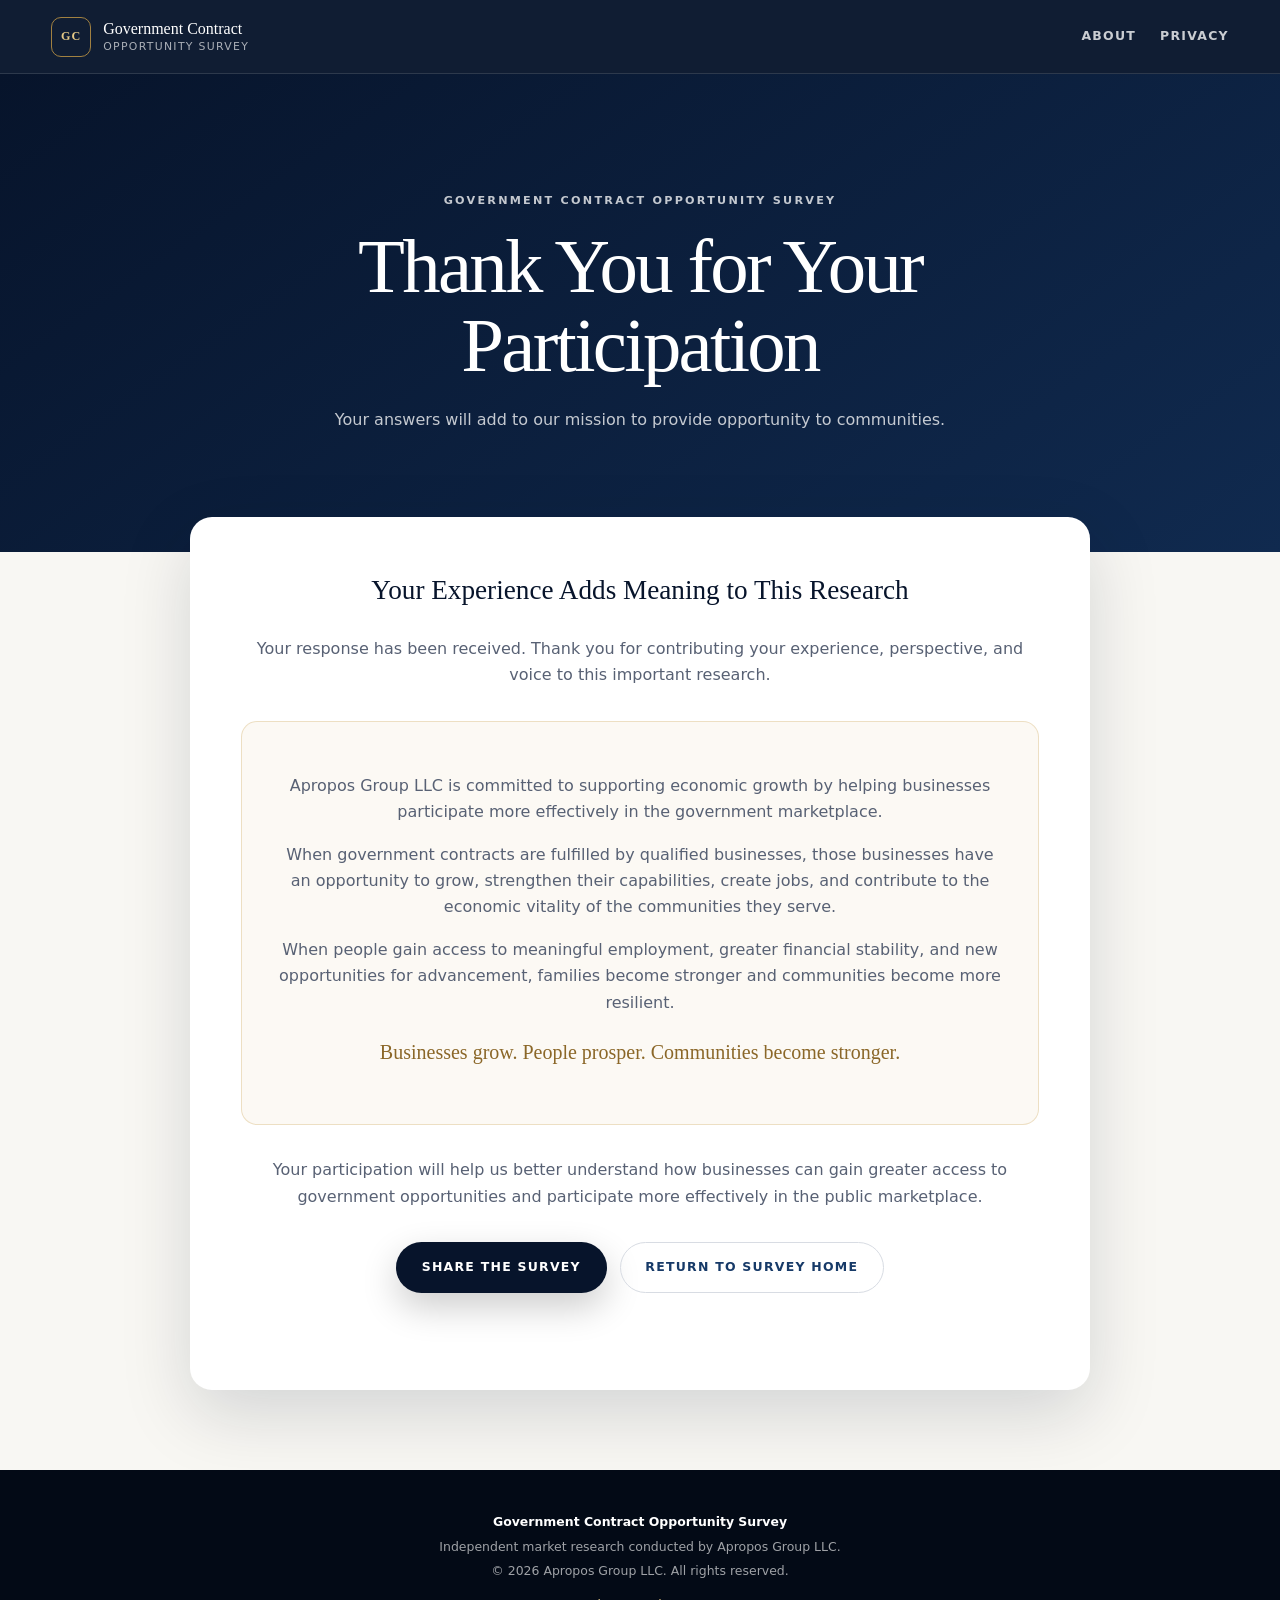
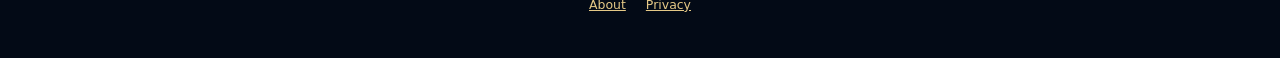
<file: thank-you.html>
<!doctype html>
<html lang="en">
<head>
  <meta charset="utf-8">
  <meta name="viewport" content="width=device-width, initial-scale=1">
  <meta name="description" content="Thank you for participating in the Government Contract Opportunity Survey.">
  <meta name="theme-color" content="#07142b">
  <title>Thank You | Government Contract Opportunity Survey</title>
  <link rel="stylesheet" href="/styles.css">
</head>
<body class="simple-page">
  <header class="site-header">
    <a class="brand" href="/" aria-label="Government Contract Opportunity Survey home">
      <span class="brand-mark" aria-hidden="true">GC</span>
      <span>
        <strong>Government Contract</strong>
        <small>Opportunity Survey</small>
      </span>
    </a>
    <nav aria-label="Primary navigation">
      <a href="/#about">About</a>
      <a href="/privacy">Privacy</a>
    </nav>
  </header>

  <main>
    <section class="simple-hero">
      <p class="eyebrow">Government Contract Opportunity Survey</p>
      <h1>Thank You for Your Participation</h1>
      <p>Your answers will add to our mission to provide opportunity to communities.</p>
    </section>

    <section class="content-card thank-you-card" aria-labelledby="purpose-title">
      <h2 id="purpose-title">Your Experience Adds Meaning to This Research</h2>
      <p>Your response has been received. Thank you for contributing your experience, perspective, and voice to this important research.</p>

      <div class="mission-copy">
        <p>Apropos Group LLC is committed to supporting economic growth by helping businesses participate more effectively in the government marketplace.</p>
        <p>When government contracts are fulfilled by qualified businesses, those businesses have an opportunity to grow, strengthen their capabilities, create jobs, and contribute to the economic vitality of the communities they serve.</p>
        <p>When people gain access to meaningful employment, greater financial stability, and new opportunities for advancement, families become stronger and communities become more resilient.</p>
        <p>Businesses grow. People prosper. Communities become stronger.</p>
      </div>

      <p>Your participation will help us better understand how businesses can gain greater access to government opportunities and participate more effectively in the public marketplace.</p>

      <div class="share-actions">
        <button class="button button-primary" id="share-button" type="button">Share the Survey</button>
        <a class="button button-secondary" href="/">Return to Survey Home</a>
      </div>
      <p class="share-status" id="share-status" role="status" aria-live="polite"></p>
    </section>
  </main>

  <footer>
    <p><strong>Government Contract Opportunity Survey</strong></p>
    <p>Independent market research conducted by Apropos Group LLC.</p>
    <p>© 2026 Apropos Group LLC. All rights reserved.</p>
    <p class="footer-links"><a href="/#about">About</a><a href="/privacy">Privacy</a></p>
  </footer>

  <script>
    (() => {
      const button = document.getElementById('share-button');
      const status = document.getElementById('share-status');
      const surveyUrl = `${window.location.origin}/`;
      const shareData = {
        title: 'Government Contract Opportunity Survey',
        text: 'Help us understand what businesses need to compete for government contracts.',
        url: surveyUrl
      };

      button.addEventListener('click', async () => {
        try {
          if (navigator.share) {
            await navigator.share(shareData);
            status.textContent = 'Thank you for sharing the survey.';
            return;
          }
          await navigator.clipboard.writeText(surveyUrl);
          status.textContent = 'Survey link copied to your clipboard.';
        } catch (error) {
          if (error && error.name === 'AbortError') return;
          status.textContent = `Please copy and share this address: ${surveyUrl}`;
        }
      });
    })();
  </script>
</body>
</html>
</file>
<file: styles.css>
:root {
  --navy: #07142b;
  --navy-2: #102a4f;
  --navy-3: #173a68;
  --gold: #c69a45;
  --gold-light: #e5c987;
  --paper: #f8f7f3;
  --white: #ffffff;
  --charcoal: #172033;
  --slate: #586174;
  --line: #d8dce3;
  --soft-blue: #eef3f8;
  --success: #24845b;
  --danger: #a33a3a;
  --shadow: 0 24px 70px rgba(7, 20, 43, 0.15);
  --radius: 22px;
}

* { box-sizing: border-box; }
html { scroll-behavior: smooth; }
body {
  margin: 0;
  color: var(--charcoal);
  background: var(--paper);
  font-family: Inter, ui-sans-serif, system-ui, -apple-system, BlinkMacSystemFont, "Segoe UI", sans-serif;
  line-height: 1.65;
}
button, input, textarea { font: inherit; }
a { color: inherit; }

.skip-link {
  position: fixed;
  left: 1rem;
  top: -100px;
  z-index: 1000;
  padding: .75rem 1rem;
  color: var(--white);
  background: var(--charcoal);
  border-radius: 8px;
}
.skip-link:focus { top: 1rem; }

.site-header {
  position: sticky;
  top: 0;
  z-index: 50;
  display: flex;
  align-items: center;
  justify-content: space-between;
  gap: 1.25rem;
  min-height: 74px;
  padding: .75rem clamp(1rem, 4vw, 4rem);
  color: var(--white);
  background: rgba(7, 20, 43, .96);
  border-bottom: 1px solid rgba(255,255,255,.12);
  backdrop-filter: blur(14px);
}
.brand {
  display: inline-flex;
  align-items: center;
  gap: .75rem;
  color: inherit;
  text-decoration: none;
  line-height: 1.1;
}
.brand-mark {
  display: grid;
  width: 40px;
  height: 40px;
  place-items: center;
  border: 1px solid rgba(198,154,69,.8);
  border-radius: 10px;
  color: var(--gold-light);
  font: 700 .76rem/1 Georgia, serif;
  letter-spacing: .08em;
}
.brand strong { display: block; font-family: Georgia, "Times New Roman", serif; font-weight: 500; }
.brand small { display: block; margin-top: .18rem; color: rgba(255,255,255,.65); font-size: .68rem; letter-spacing: .12em; text-transform: uppercase; }
.site-header nav { display: flex; align-items: center; gap: 1.5rem; }
.site-header nav a {
  color: rgba(255,255,255,.78);
  text-decoration: none;
  font-size: .78rem;
  font-weight: 700;
  letter-spacing: .1em;
  text-transform: uppercase;
}
.site-header nav a:hover,
.site-header nav a:focus-visible { color: var(--gold-light); }

.hero {
  position: relative;
  isolation: isolate;
  overflow: hidden;
  display: grid;
  min-height: calc(100vh - 74px);
  place-items: center;
  padding: clamp(4rem, 9vw, 7rem) clamp(1.2rem, 5vw, 5rem);
  color: var(--white);
  background:
    radial-gradient(circle at 82% 18%, rgba(198,154,69,.16), transparent 28%),
    linear-gradient(135deg, #061126 0%, #0a2145 58%, #102a4f 100%);
}
.hero::after {
  content: "";
  position: absolute;
  inset: 0;
  z-index: -1;
  opacity: .2;
  background-image:
    linear-gradient(rgba(255,255,255,.04) 1px, transparent 1px),
    linear-gradient(90deg, rgba(255,255,255,.04) 1px, transparent 1px);
  background-size: 48px 48px;
  mask-image: linear-gradient(to bottom, black, transparent 88%);
}
.hero-glow {
  position: absolute;
  z-index: -1;
  border-radius: 50%;
  filter: blur(20px);
  opacity: .45;
}
.hero-glow-one { width: 320px; height: 320px; right: -120px; top: 12%; background: rgba(198,154,69,.18); }
.hero-glow-two { width: 260px; height: 260px; left: -100px; bottom: 8%; background: rgba(53,108,173,.25); }
.hero-content { width: min(950px, 100%); text-align: center; }
.eyebrow {
  margin: 0 0 1rem;
  color: var(--gold-light);
  font-size: .7rem;
  font-weight: 800;
  letter-spacing: .2em;
  text-transform: uppercase;
}
.eyebrow.dark { color: #8b6728; }
h1, h2, h3, legend {
  font-family: Georgia, "Times New Roman", serif;
  font-weight: 500;
}
h1 {
  max-width: 920px;
  margin: 0 auto 1.4rem;
  font-size: clamp(2.4rem, 6vw, 5.2rem);
  line-height: 1.03;
  letter-spacing: -.035em;
}
.hero p { max-width: 810px; margin: .85rem auto; color: rgba(255,255,255,.78); font-size: clamp(.98rem, 1.5vw, 1.1rem); }
.hero .hero-lead { color: rgba(255,255,255,.94); font-size: clamp(1.05rem, 1.7vw, 1.25rem); }
.button {
  display: inline-flex;
  min-height: 50px;
  align-items: center;
  justify-content: center;
  border: 1px solid transparent;
  border-radius: 999px;
  padding: .9rem 1.55rem;
  cursor: pointer;
  font-size: .78rem;
  font-weight: 800;
  letter-spacing: .1em;
  text-decoration: none;
  text-transform: uppercase;
  transition: transform .18s ease, box-shadow .18s ease, background .18s ease;
}
.button:hover { transform: translateY(-2px); }
.button:focus-visible { outline: 3px solid rgba(198,154,69,.4); outline-offset: 3px; }
.button-primary { color: var(--navy); background: var(--white); box-shadow: 0 14px 36px rgba(0,0,0,.2); }
.button-secondary { color: var(--charcoal); background: transparent; border-color: var(--line); box-shadow: none; }
.hero .button { margin-top: 1.6rem; }
.hero .participation-line { margin-top: 1.15rem; font-size: .85rem; color: rgba(255,255,255,.64); }
.participation-line span { padding: 0 .4rem; color: var(--gold-light); }
.hero .mission-line { margin-top: 1.8rem; color: var(--gold-light); font-family: Georgia, serif; font-size: clamp(1.12rem, 2vw, 1.45rem); }
.hero .research-credit { margin-top: .6rem; font-size: .75rem; color: rgba(255,255,255,.5); }

.assurances {
  position: relative;
  z-index: 5;
  display: grid;
  grid-template-columns: repeat(3, 1fr);
  width: min(1080px, calc(100% - 2rem));
  margin: -42px auto 0;
  overflow: hidden;
  border: 1px solid rgba(7,20,43,.08);
  border-radius: 18px;
  background: var(--white);
  box-shadow: var(--shadow);
}
.assurances article { display: flex; align-items: center; gap: 1rem; padding: 1.35rem 1.5rem; }
.assurances article + article { border-left: 1px solid var(--line); }
.assurance-icon {
  display: grid;
  flex: 0 0 42px;
  width: 42px;
  height: 42px;
  place-items: center;
  color: #8b6728;
  border: 1px solid rgba(198,154,69,.36);
  border-radius: 50%;
  background: rgba(198,154,69,.08);
  font-weight: 800;
}
.assurances h2 { margin: 0; font-size: 1.1rem; }
.assurances p { margin: .15rem 0 0; color: var(--slate); font-size: .82rem; line-height: 1.45; }

.survey-section { padding: clamp(5rem, 9vw, 8rem) 1rem; background: var(--paper); }
.section-heading { width: min(760px, 100%); margin: 0 auto 2rem; text-align: center; }
.section-heading h2 { margin: 0; color: var(--navy); font-size: clamp(2rem, 4vw, 3.35rem); line-height: 1.08; }
.section-heading > p:last-child { color: var(--slate); }
.survey-card {
  width: min(780px, 100%);
  min-height: 590px;
  margin: 0 auto;
  padding: clamp(1.3rem, 4vw, 3rem);
  border: 1px solid rgba(7,20,43,.09);
  border-radius: var(--radius);
  background: var(--white);
  box-shadow: var(--shadow);
}
.progress-area { margin-bottom: 2rem; }
.progress-copy { display: flex; justify-content: space-between; gap: 1rem; margin-bottom: .55rem; color: var(--slate); font-size: .78rem; font-weight: 750; letter-spacing: .04em; text-transform: uppercase; }
.progress-track { height: 7px; overflow: hidden; border-radius: 999px; background: #e8ebef; }
.progress-track span { display: block; width: 11%; height: 100%; border-radius: inherit; background: linear-gradient(90deg, var(--gold), #e0bd70); transition: width .3s ease; }
.survey-step { display: none; animation: stepIn .28s ease; }
.survey-step.is-active { display: block; }
@keyframes stepIn { from { opacity: 0; transform: translateY(7px); } to { opacity: 1; transform: translateY(0); } }
fieldset { min-width: 0; margin: 0; padding: 0; border: 0; }
legend { width: 100%; padding: 0; color: var(--navy); font-size: clamp(1.55rem, 3vw, 2.2rem); line-height: 1.18; }
legend span { color: var(--gold); }
.question-note { margin: .6rem 0 1.4rem; color: var(--slate); font-size: .9rem; }
.option-list { display: grid; gap: .68rem; }
.option-list label { position: relative; display: block; cursor: pointer; }
.option-list input { position: absolute; opacity: 0; pointer-events: none; }
.option-list label span {
  display: flex;
  min-height: 51px;
  align-items: center;
  padding: .83rem 1rem .83rem 3rem;
  border: 1px solid var(--line);
  border-radius: 13px;
  background: var(--white);
  color: var(--charcoal);
  line-height: 1.4;
  transition: border-color .16s ease, background .16s ease, transform .16s ease;
}
.option-list label span::before {
  content: "";
  position: absolute;
  left: 1rem;
  width: 18px;
  height: 18px;
  border: 1.5px solid #9ba3b1;
  background: var(--white);
}
.single-options label span::before { border-radius: 50%; }
.multi-options label span::before { border-radius: 5px; }
.option-list label:hover span { transform: translateY(-1px); border-color: #aeb9c8; background: #fbfcfd; }
.option-list input:focus-visible + span { outline: 3px solid rgba(198,154,69,.25); outline-offset: 2px; }
.option-list input:checked + span { border-color: rgba(198,154,69,.8); background: rgba(198,154,69,.08); }
.option-list input:checked + span::before { border-color: var(--gold); background: var(--gold); box-shadow: inset 0 0 0 4px var(--white); }
.multi-options input:checked + span::before { box-shadow: none; background: var(--gold); }
.multi-options input:checked + span::after {
  content: "✓";
  position: absolute;
  left: 1.23rem;
  color: var(--white);
  font-size: .78rem;
  font-weight: 900;
}
.compact-options { grid-template-columns: 1fr 1fr; }
.textarea-label { display: block; margin-bottom: .7rem; color: var(--slate); font-size: .9rem; }
textarea, .form-grid input {
  width: 100%;
  border: 1px solid var(--line);
  border-radius: 12px;
  padding: .9rem 1rem;
  color: var(--charcoal);
  background: var(--white);
}
textarea { min-height: 180px; resize: vertical; }
textarea:focus, .form-grid input:focus { outline: 3px solid rgba(198,154,69,.2); border-color: var(--gold); }
.character-note { margin: .35rem 0 0; color: var(--slate); text-align: right; font-size: .75rem; }
.follow-up-heading h3 { margin: 0; color: var(--navy); font-size: clamp(1.7rem, 3vw, 2.4rem); }
.follow-up-heading > p:last-child { color: var(--slate); }
.form-grid { display: grid; grid-template-columns: 1fr 1fr; gap: 1rem; margin: 1.7rem 0; }
.form-grid label { color: var(--charcoal); font-size: .82rem; font-weight: 700; }
.form-grid input { display: block; margin-top: .4rem; font-weight: 400; }
.full-width { grid-column: 1 / -1; }
.follow-up-interests { margin-top: 1.5rem; }
.follow-up-interests legend { font-family: inherit; font-size: 1rem; font-weight: 800; }
.consent-box { display: flex; gap: .8rem; align-items: flex-start; margin-top: 1.5rem; padding: 1rem; border-radius: 12px; background: var(--soft-blue); color: var(--slate); font-size: .86rem; }
.consent-box input { width: 18px; height: 18px; margin-top: .15rem; accent-color: var(--gold); }
.submission-note { color: var(--slate); font-size: .76rem; }
.survey-actions { display: flex; justify-content: space-between; gap: 1rem; margin-top: 2rem; }
.survey-actions .button-primary { margin-left: auto; color: var(--white); background: var(--navy); box-shadow: 0 12px 28px rgba(7,20,43,.16); }
.form-message { min-height: 1.3rem; margin-top: 1rem; color: var(--danger); font-size: .86rem; font-weight: 700; }
.honeypot { position: absolute !important; left: -9999px !important; width: 1px; height: 1px; overflow: hidden; }

.about-section { padding: clamp(5rem, 10vw, 8rem) 1.2rem; color: var(--white); background: linear-gradient(145deg, var(--navy), var(--navy-2)); }
.about-inner { width: min(900px, 100%); margin: 0 auto; text-align: center; }
.about-inner h2 { margin: 0 0 1.6rem; font-size: clamp(2.2rem, 5vw, 4.2rem); line-height: 1.05; }
.about-inner p { max-width: 820px; margin: 1rem auto; color: rgba(255,255,255,.76); }
.about-inner .about-closing { margin-top: 2rem; color: var(--gold-light); font-family: Georgia, serif; font-size: clamp(1.25rem, 2.5vw, 1.75rem); }

footer { padding: 2.4rem 1rem; color: rgba(255,255,255,.62); background: #030a16; text-align: center; font-size: .78rem; }
footer p { margin: .25rem 0; }
footer strong { color: var(--white); }
.footer-links { display: flex; justify-content: center; gap: 1.25rem; margin-top: .8rem; }
.footer-links a { color: var(--gold-light); }

.simple-page { min-height: 100vh; color: var(--charcoal); background: var(--paper); }
.simple-hero { padding: clamp(4rem, 8vw, 7rem) 1.2rem; color: var(--white); background: linear-gradient(145deg, var(--navy), var(--navy-2)); text-align: center; }
.simple-hero h1 { max-width: 880px; }
.simple-hero p { max-width: 760px; margin: 1rem auto; color: rgba(255,255,255,.76); }
.content-card { width: min(900px, calc(100% - 2rem)); margin: -35px auto 5rem; padding: clamp(1.4rem, 4vw, 3.2rem); border-radius: var(--radius); background: var(--white); box-shadow: var(--shadow); }
.content-card h2 { margin-top: 2.2rem; color: var(--navy); font-size: 1.7rem; }
.content-card h2:first-child { margin-top: 0; }
.content-card p, .content-card li { color: var(--slate); }
.content-card a { color: var(--navy-3); }
.thank-you-card { text-align: center; }
.thank-you-card .mission-copy { margin: 2rem 0; padding: clamp(1.2rem, 4vw, 2.2rem); border: 1px solid rgba(198,154,69,.28); border-radius: 16px; background: rgba(198,154,69,.06); }
.thank-you-card .mission-copy p:last-child { color: #8b6728; font-family: Georgia, serif; font-size: 1.25rem; }
.share-actions { display: flex; flex-wrap: wrap; justify-content: center; gap: .8rem; margin-top: 2rem; }
.share-actions .button-primary { color: var(--white); background: var(--navy); }
.share-status { min-height: 1.2rem; margin-top: .8rem; color: var(--success); font-size: .84rem; font-weight: 700; }

@media (max-width: 760px) {
  .site-header { min-height: 66px; padding-inline: 1rem; }
  .brand-mark { width: 36px; height: 36px; }
  .brand strong { font-size: .9rem; }
  .brand small { font-size: .58rem; }
  .site-header nav { gap: .9rem; }
  .site-header nav a { font-size: .65rem; }
  .hero { min-height: auto; padding-top: 4.8rem; padding-bottom: 6rem; }
  .assurances { grid-template-columns: 1fr; margin-top: -28px; }
  .assurances article + article { border-left: 0; border-top: 1px solid var(--line); }
  .compact-options, .form-grid { grid-template-columns: 1fr; }
  .full-width { grid-column: auto; }
  .survey-card { min-height: 0; border-radius: 18px; }
  .survey-actions { position: sticky; bottom: .7rem; z-index: 10; margin-inline: -.35rem; padding: .65rem; border: 1px solid rgba(7,20,43,.08); border-radius: 999px; background: rgba(255,255,255,.95); box-shadow: 0 12px 30px rgba(7,20,43,.14); backdrop-filter: blur(12px); }
  .survey-actions .button { min-height: 46px; padding-inline: 1.1rem; }
}

@media (max-width: 480px) {
  .site-header nav a:first-child { display: none; }
  h1 { font-size: 2.35rem; }
  .hero p { font-size: .95rem; }
  .hero .participation-line span { display: none; }
  .hero .participation-line { display: grid; gap: .15rem; }
  .survey-section { padding-inline: .7rem; }
  .survey-card { padding: 1.1rem; }
  .option-list label span { padding-left: 2.75rem; font-size: .92rem; }
  .survey-actions .button { font-size: .68rem; }
}

@media (prefers-reduced-motion: reduce) {
  *, *::before, *::after { scroll-behavior: auto !important; animation-duration: .01ms !important; animation-iteration-count: 1 !important; transition-duration: .01ms !important; }
}
</file>
